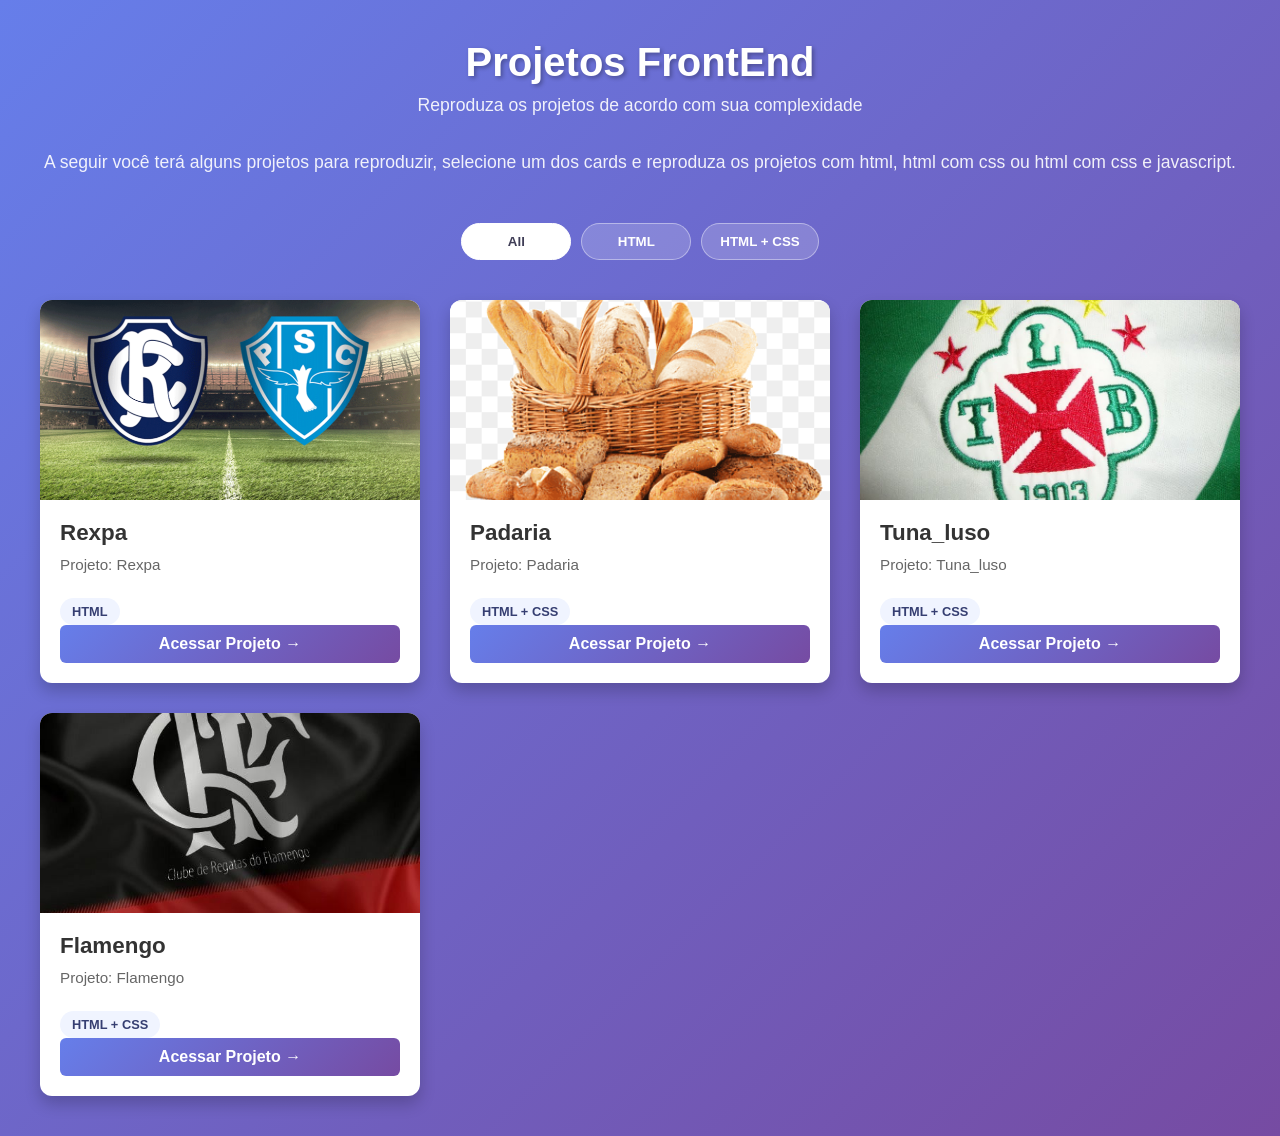
<file: index.html>
<!DOCTYPE html>
<html lang="pt-BR">
<head>
    <meta charset="UTF-8">
    <meta name="viewport" content="width=device-width, initial-scale=1.0">
    <title>Projetos FrontEnd</title>
    <style>
        * {
            margin: 0;
            padding: 0;
            box-sizing: border-box;
        }

        body {
            font-family: 'Segoe UI', Tahoma, Geneva, Verdana, sans-serif;
            background: linear-gradient(135deg, #667eea 0%, #764ba2 100%);
            min-height: 100vh;
            padding: 40px 20px;
        }

        .container {
            max-width: 1200px;
            margin: 0 auto;
        }

        header {
            text-align: center;
            color: white;
            margin-bottom: 50px;
        }

        header h1 {
            font-size: 2.5em;
            margin-bottom: 10px;
            text-shadow: 2px 2px 4px rgba(0, 0, 0, 0.3);
        }

        header p {
            font-size: 1.1em;
            opacity: 0.9;
        }

        .projects-filter {
            display: flex;
            flex-wrap: wrap;
            gap: 10px;
            justify-content: center;
            margin-bottom: 30px;
        }

        .filter-button {
            background: rgba(255, 255, 255, 0.18);
            border: 1px solid rgba(255, 255, 255, 0.4);
            color: white;
            padding: 10px 18px;
            border-radius: 999px;
            cursor: pointer;
            transition: background 0.2s ease, transform 0.2s ease;
            font-weight: 600;
            min-width: 110px;
            text-align: center;
        }

        .filter-button:hover {
            background: rgba(255, 255, 255, 0.3);
            transform: translateY(-1px);
        }

        .filter-button.active {
            background: white;
            color: #3f3d56;
            border-color: white;
        }

        .project-tag {
            display: inline-block;
            margin-right: 8px;
            margin-top: 10px;
            padding: 6px 12px;
            border-radius: 999px;
            font-size: 0.8em;
            background: #f0f4ff;
            color: #363f72;
            font-weight: 600;
        }

        .projects-grid {
            display: grid;
            grid-template-columns: repeat(auto-fit, minmax(280px, 1fr));
            gap: 30px;
            margin-top: 40px;
        }

        .card {
            background: white;
            border-radius: 12px;
            overflow: hidden;
            box-shadow: 0 8px 16px rgba(0, 0, 0, 0.2);
            transition: transform 0.3s ease, box-shadow 0.3s ease;
            cursor: pointer;
            display: flex;
            flex-direction: column;
        }

        .card:hover {
            transform: translateY(-8px);
            box-shadow: 0 12px 24px rgba(0, 0, 0, 0.3);
        }

        .card-image {
            width: 100%;
            height: 200px;
            object-fit: cover;
            background: #f0f0f0;
        }

        .card-placeholder {
            width: 100%;
            height: 200px;
            display: flex;
            align-items: center;
            justify-content: center;
            background: linear-gradient(135deg, #667eea 0%, #764ba2 100%);
            color: white;
            font-size: 1.2em;
            text-align: center;
            padding: 20px;
        }

        .card-content {
            padding: 20px;
            flex-grow: 1;
            display: flex;
            flex-direction: column;
        }

        .card-title {
            font-size: 1.4em;
            margin-bottom: 10px;
            color: #333;
            text-transform: capitalize;
            font-weight: 600;
        }

        .card-description {
            color: #666;
            font-size: 0.95em;
            margin-bottom: 15px;
            flex-grow: 1;
        }

        .card-link {
            display: inline-block;
            padding: 10px 20px;
            background: linear-gradient(135deg, #667eea 0%, #764ba2 100%);
            color: white;
            text-decoration: none;
            border-radius: 6px;
            font-weight: 600;
            transition: opacity 0.3s ease;
            text-align: center;
        }

        .card-link:hover {
            opacity: 0.9;
        }

        .no-projects {
            text-align: center;
            color: white;
            font-size: 1.2em;
            margin-top: 40px;
        }

        @media (max-width: 768px) {
            header h1 {
                font-size: 2em;
            }

            .projects-grid {
                grid-template-columns: 1fr;
                gap: 20px;
            }
        }
    </style>
</head>
<body>
    <div class="container">
        <header>
            <h1>Projetos FrontEnd</h1>
            <p>Reproduza os projetos de acordo com sua complexidade</p>
            <br>
            <br>
            <div class="projects-intro">
                <p>A seguir você terá alguns projetos para reproduzir, selecione um dos cards e reproduza os projetos com html, html com css ou html com css e javascript.</p>
            </div>
        </header>


        <div class="projects-filter" id="projectsFilter">
            <!-- Filtros serão gerados aqui via JavaScript -->
        </div>

        <div class="projects-grid" id="projectsGrid">
            <!-- Cards serão gerados aqui via JavaScript -->
        </div>

        <div id="noProjects" class="no-projects" style="display: none;">
            <p>Nenhum projeto encontrado. Adicione pastas com um arquivo <code>imagem_projeto.png</code> ou um arquivo <code>index.html</code></p>
        </div>
    </div>

    <script>
        const projectFilters = ['All', 'HTML', 'HTML + CSS'];
        let selectedFilter = 'All';

        // Função para extrair o número do nome da pasta
        // Ex: "1 - Flamengo" -> 1, "00 Padaria" -> 0
        function extractFolderNumber(folderName) {
            const match = folderName.match(/^(\d+)\s*(?:[-–]\s*)?/);
            return match ? parseInt(match[1], 10) : Infinity;
        }

        // Função para extrair o nome do projeto removendo o número
        // Ex: "1 - Flamengo" -> "Flamengo"
        // Ex: "00 padaria" -> "padaria"
        function extractProjectName(folderName) {
            const name = folderName.replace(/^\d+\s*(?:[-–]\s*)?/, '').trim();
            return name.charAt(0).toUpperCase() + name.slice(1);
        }

        // Função para gerar descrição automática
        function generateDescription(projectName) {
            return `Projeto: ${projectName}`;
        }

        // Obter os projetos com tags e nomes reais
        async function getProjects() {
            const projects = [
                {
                    folder: '00 rexpa',
                    tags: ['HTML']
                },
                {
                    folder: '01 padaria',
                    tags: ['HTML + CSS']
                },
                {
                    folder: '02 tuna_luso',
                    tags: ['HTML + CSS']
                },
                {
                    folder: '03 flamengo',
                    tags: ['HTML + CSS']
                }
            ].map(project => ({
                ...project,
                number: extractFolderNumber(project.folder),
                name: extractProjectName(project.folder),
                description: generateDescription(extractProjectName(project.folder))
            }));

            return projects.sort((a, b) => a.number - b.number);
        }

        function createFilterButtons() {
            const filterContainer = document.getElementById('projectsFilter');
            filterContainer.innerHTML = '';

            projectFilters.forEach(filterName => {
                const button = document.createElement('button');
                button.type = 'button';
                button.className = 'filter-button';
                button.textContent = filterName;
                if (filterName === selectedFilter) {
                    button.classList.add('active');
                }
                button.addEventListener('click', () => {
                    selectedFilter = filterName;
                    document.querySelectorAll('.filter-button').forEach(btn => btn.classList.remove('active'));
                    button.classList.add('active');
                    createProjectCards();
                });
                filterContainer.appendChild(button);
            });
        }

        function filterProjects(projects) {
            if (selectedFilter === 'All') {
                return projects;
            }
            return projects.filter(project => project.tags.includes(selectedFilter));
        }

        async function createProjectCards() {
            const gridContainer = document.getElementById('projectsGrid');
            const noProjectsMessage = document.getElementById('noProjects');

            const projects = await getProjects();
            const filteredProjects = filterProjects(projects);

            gridContainer.innerHTML = '';
            noProjectsMessage.style.display = 'none';

            if (filteredProjects.length === 0) {
                noProjectsMessage.style.display = 'block';
                return;
            }

            filteredProjects.forEach(project => {
                const card = document.createElement('div');
                card.className = 'card';

                const imagePath = `${project.folder}/imagem_projeto.png`;
                const img = document.createElement('img');
                img.className = 'card-image';
                img.src = imagePath;
                img.alt = project.name;
                img.onerror = function() {
                    const placeholder = document.createElement('div');
                    placeholder.className = 'card-placeholder';
                    placeholder.textContent = `📁 ${project.name}`;
                    card.replaceChild(placeholder, img);
                };

                const content = document.createElement('div');
                content.className = 'card-content';

                const title = document.createElement('h3');
                title.className = 'card-title';
                title.textContent = project.name;

                const description = document.createElement('p');
                description.className = 'card-description';
                description.textContent = project.description;

                const tagsContainer = document.createElement('div');
                project.tags.forEach(tag => {
                    const tagLabel = document.createElement('span');
                    tagLabel.className = 'project-tag';
                    tagLabel.textContent = tag;
                    tagsContainer.appendChild(tagLabel);
                });

                const link = document.createElement('a');
                link.className = 'card-link';
                link.href = `${project.folder}/index.html`;
                link.textContent = 'Acessar Projeto →';

                content.appendChild(title);
                content.appendChild(description);
                content.appendChild(tagsContainer);
                content.appendChild(link);

                card.appendChild(img);
                card.appendChild(content);
                gridContainer.appendChild(card);
            });
        }

        document.addEventListener('DOMContentLoaded', () => {
            createFilterButtons();
            createProjectCards();
        });
    </script>
</body>
</html>
</file>
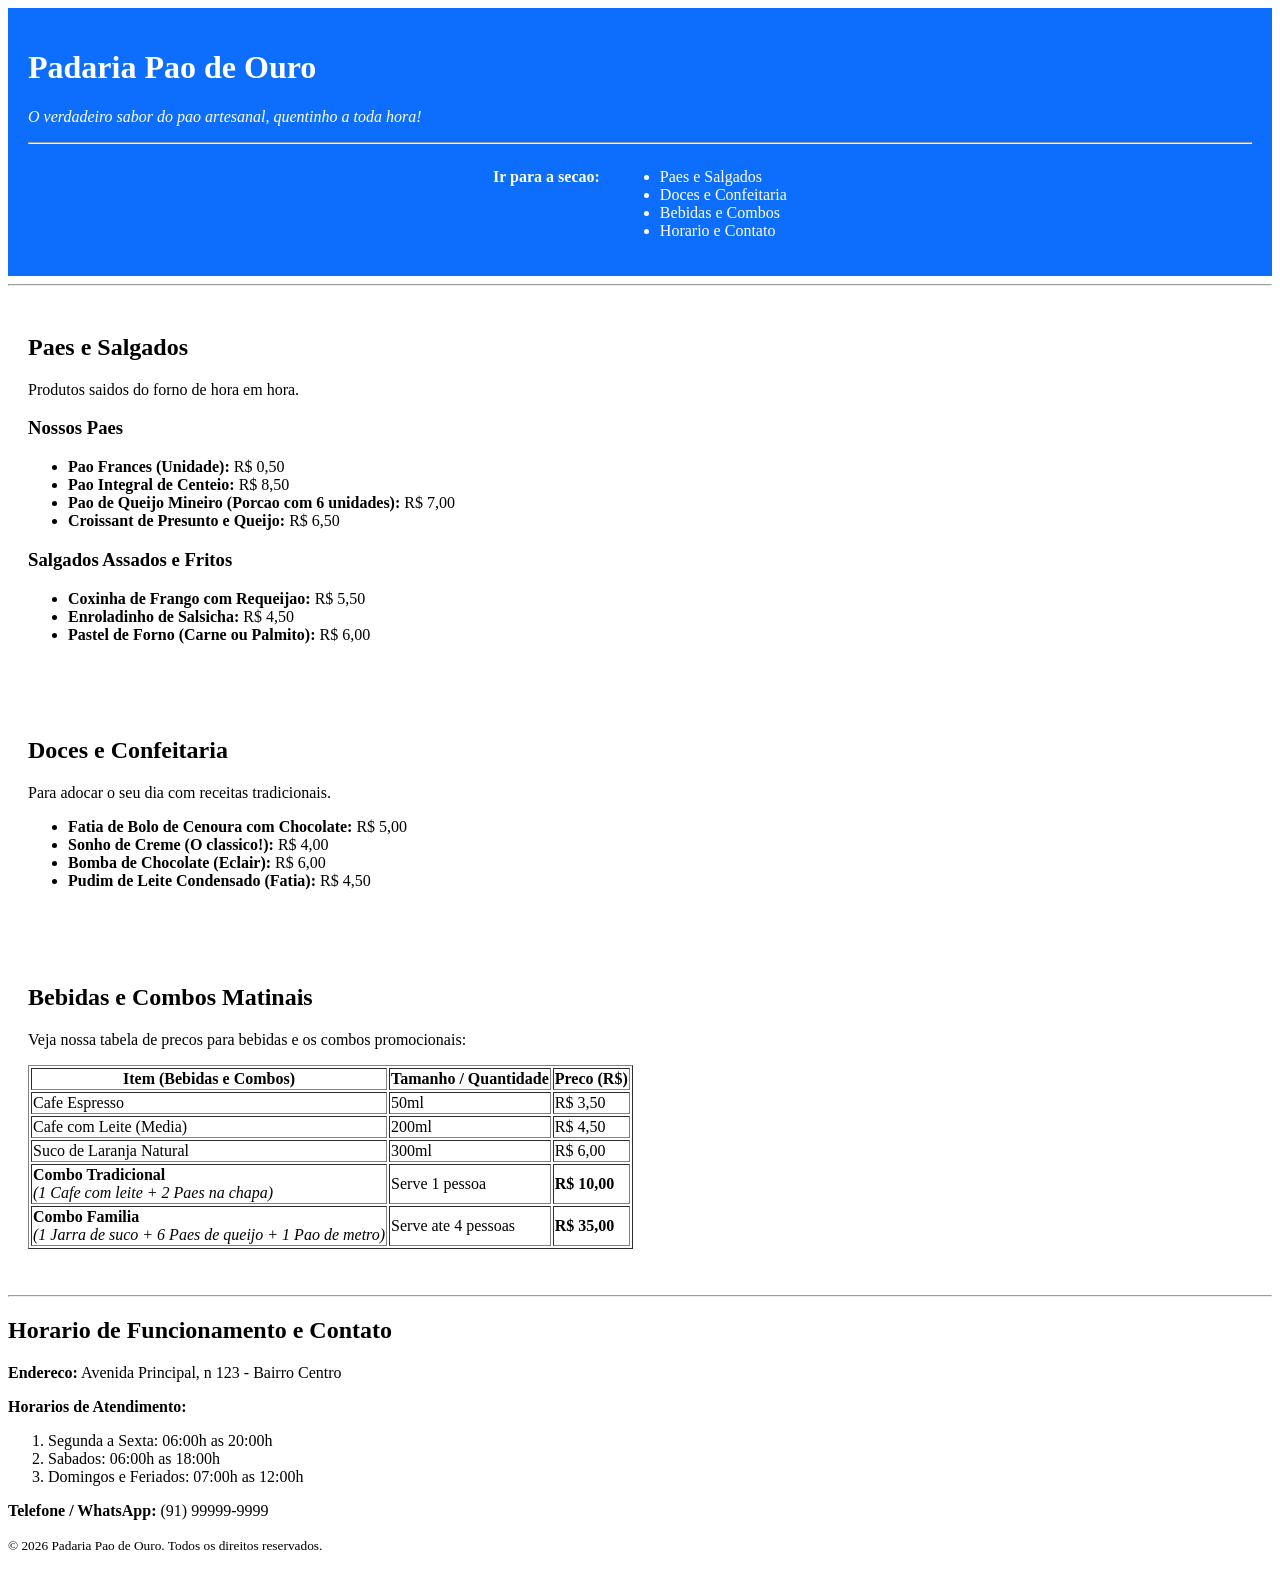
<file: 00 padaria/index.html>
<!DOCTYPE html>
<html lang="pt-BR">
<head>
    <meta charset="UTF-8">
    <meta name="viewport" content="width=device-width, initial-scale=1.0">
    <title>Padaria Pao de Ouro - Cardapio</title>
    <link rel="stylesheet" href="style.css">
</head>
<body>

    <!-- Cabecalho Principal -->
    <header id="topo">
        <h1>Padaria Pao de Ouro</h1>
        <p><em>O verdadeiro sabor do pao artesanal, quentinho a toda hora!</em></p>
        <hr>
        <!-- Navegacao Interna (Ancoras) -->
        <nav class="menu">
            <p><strong>Ir para a secao:</strong></p>
            <ul>
                <li class="menu-item"><a href="#paes">Paes e Salgados</a></li>
                <li class="menu-item"><a href="#doces">Doces e Confeitaria</a></li>
                <li class="menu-item"><a href="#bebidas">Bebidas e Combos</a></li>
                <li class="menu-item"><a href="#contato">Horario e Contato</a></li>
            </ul>
        </nav>
    </header>
    <hr>

    <!-- Conteudo Principal do Cardapio -->
    <main>

        <!-- Secao: Paes e Salgados -->
        <section class="card" id="paes">
            <h2>Paes e Salgados</h2>
            <p>Produtos saidos do forno de hora em hora.</p>
            
            <h3>Nossos Paes</h3>
            <ul>
                <li><strong>Pao Frances (Unidade):</strong> R$ 0,50</li>
                <li><strong>Pao Integral de Centeio:</strong> R$ 8,50</li>
                <li><strong>Pao de Queijo Mineiro (Porcao com 6 unidades):</strong> R$ 7,00</li>
                <li><strong>Croissant de Presunto e Queijo:</strong> R$ 6,50</li>
            </ul>

            <h3>Salgados Assados e Fritos</h3>
            <ul>
                <li><strong>Coxinha de Frango com Requeijao:</strong> R$ 5,50</li>
                <li><strong>Enroladinho de Salsicha:</strong> R$ 4,50</li>
                <li><strong>Pastel de Forno (Carne ou Palmito):</strong> R$ 6,00</li>
            </ul>
        </section>
        <br>

        <!-- Secao: Doces e Confeitaria -->
        <section class="card" id="doces">
            <h2>Doces e Confeitaria</h2>
            <p>Para adocar o seu dia com receitas tradicionais.</p>
            
            <ul>
                <li><strong>Fatia de Bolo de Cenoura com Chocolate:</strong> R$ 5,00</li>
                <li><strong>Sonho de Creme (O classico!):</strong> R$ 4,00</li>
                <li><strong>Bomba de Chocolate (Eclair):</strong> R$ 6,00</li>
                <li><strong>Pudim de Leite Condensado (Fatia):</strong> R$ 4,50</li>
            </ul>
        </section>
        <br>

        <!-- Secao: Bebidas e Combos (Tabela) -->
        <section class="card" id="bebidas">
            <h2>Bebidas e Combos Matinais</h2>
            <p>Veja nossa tabela de precos para bebidas e os combos promocionais:</p>

            <!-- Tabela de Precos -->
            <table border="1">
                <thead>
                    <tr>
                        <th>Item (Bebidas e Combos)</th>
                        <th>Tamanho / Quantidade</th>
                        <th>Preco (R$)</th>
                    </tr>
                </thead>
                <tbody>
                    <tr>
                        <td>Cafe Espresso</td>
                        <td>50ml</td>
                        <td>R$ 3,50</td>
                    </tr>
                    <tr>
                        <td>Cafe com Leite (Media)</td>
                        <td>200ml</td>
                        <td>R$ 4,50</td>
                    </tr>
                    <tr>
                        <td>Suco de Laranja Natural</td>
                        <td>300ml</td>
                        <td>R$ 6,00</td>
                    </tr>
                    <!-- Linha de Destaque para o Combo -->
                    <tr>
                        <td><strong>Combo Tradicional</strong><br><em>(1 Cafe com leite + 2 Paes na chapa)</em></td>
                        <td>Serve 1 pessoa</td>
                        <td><strong>R$ 10,00</strong></td>
                    </tr>
                    <tr>
                        <td><strong>Combo Familia</strong><br><em>(1 Jarra de suco + 6 Paes de queijo + 1 Pao de metro)</em></td>
                        <td>Serve ate 4 pessoas</td>
                        <td><strong>R$ 35,00</strong></td>
                    </tr>
                </tbody>
            </table>
        </section>
        <br>

    </main>
    <hr>

    <!-- Rodape com Informacoes de Contato -->
    <footer id="contato">
        <h2>Horario de Funcionamento e Contato</h2>
        
        <p><strong>Endereco:</strong> Avenida Principal, n 123 - Bairro Centro</p>
        
        <p><strong>Horarios de Atendimento:</strong></p>
        <ol>
            <li>Segunda a Sexta: 06:00h as 20:00h</li>
            <li>Sabados: 06:00h as 18:00h</li>
            <li>Domingos e Feriados: 07:00h as 12:00h</li>
        </ol>

        <p><strong>Telefone / WhatsApp:</strong> (91) 99999-9999</p>
        <p><small>&copy; 2026 Padaria Pao de Ouro. Todos os direitos reservados.</small></p>
    </footer>

</body>
</html>
</file>
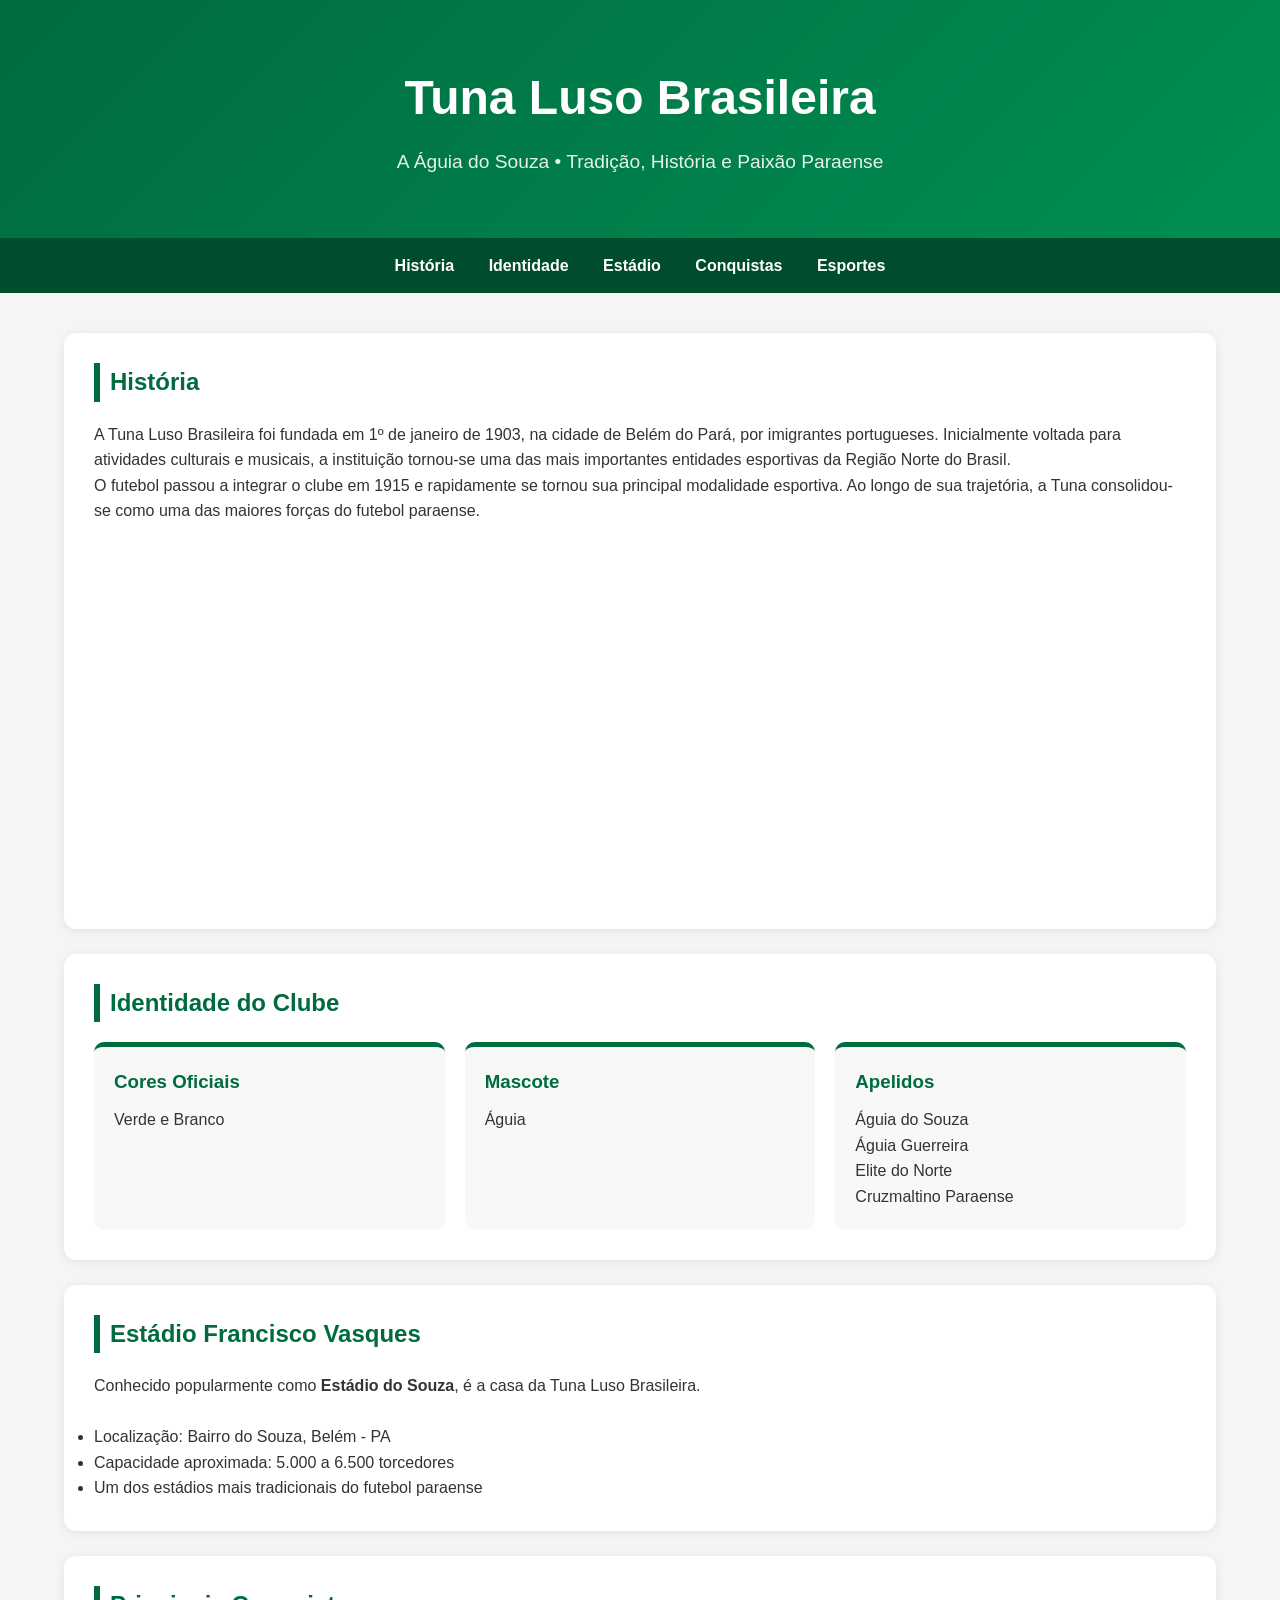
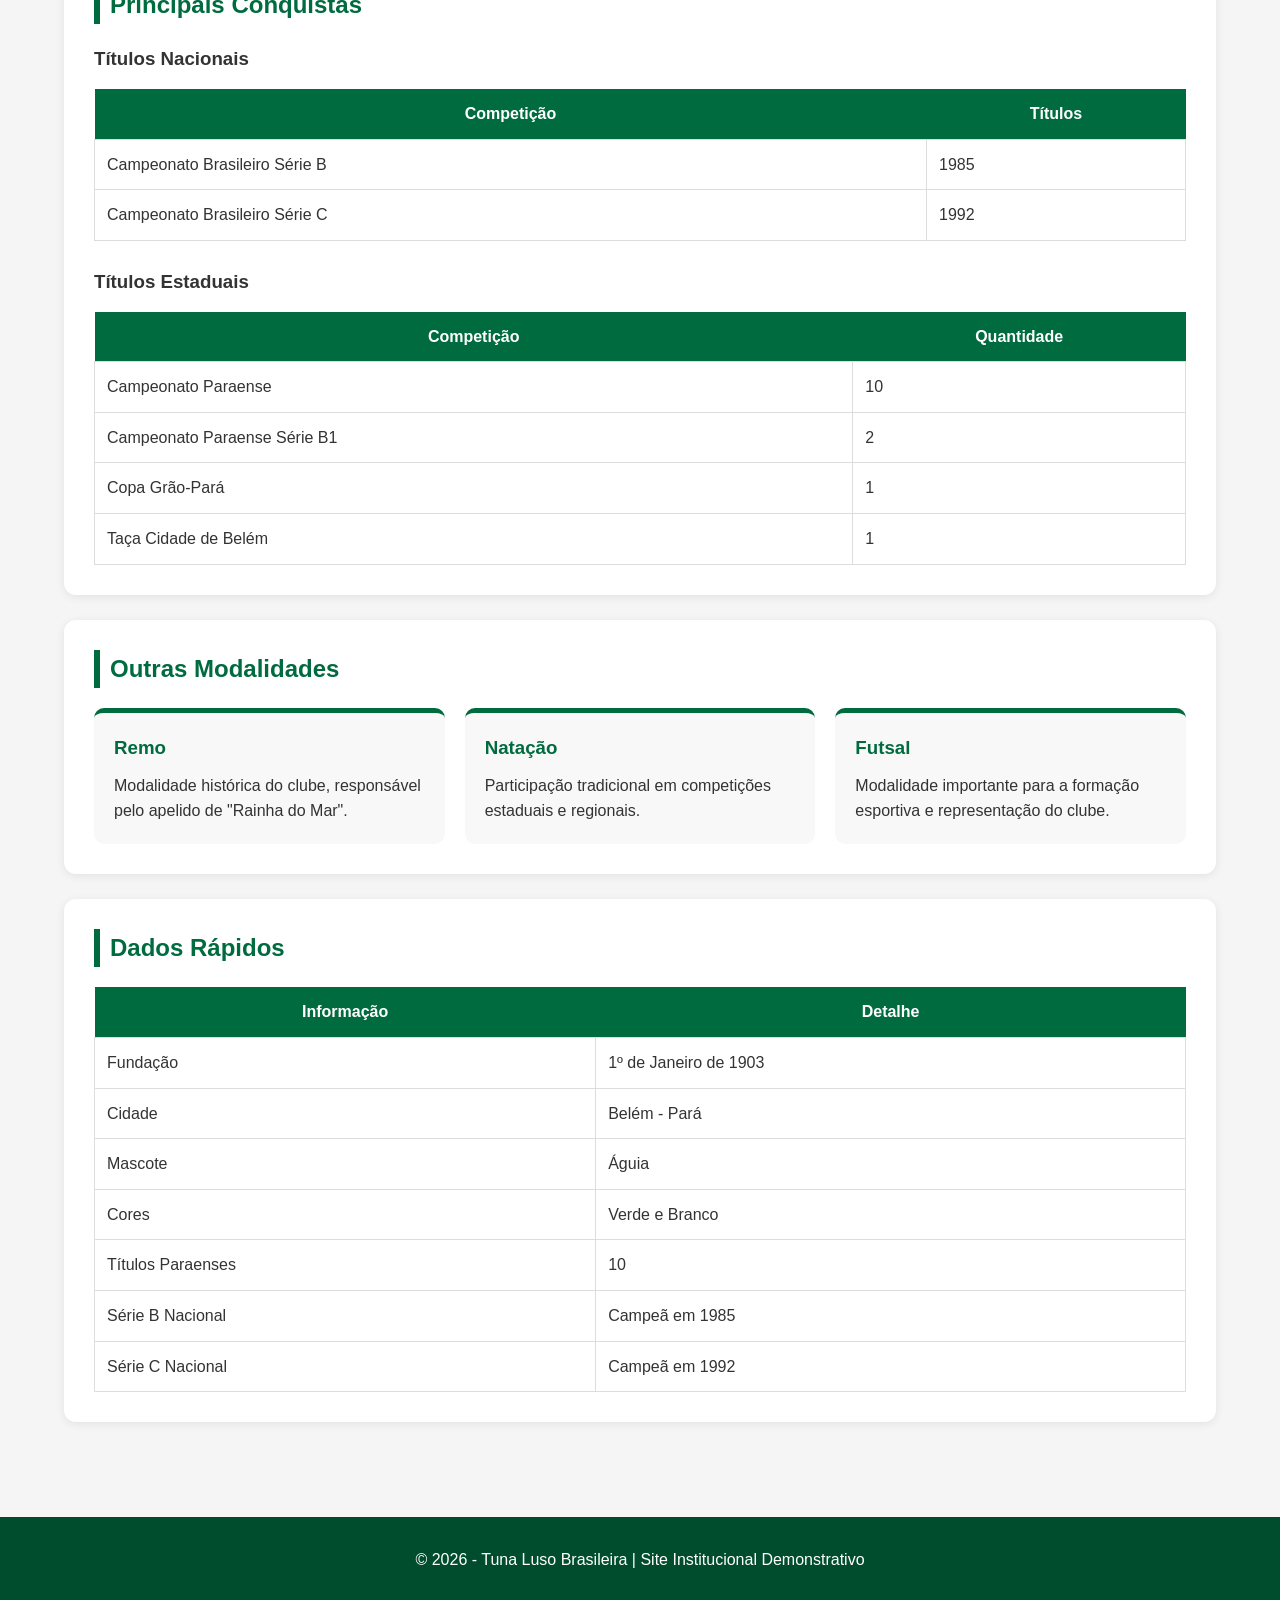
<file: 02 tuna_luso/index.html>
<!DOCTYPE html>
<html lang="pt-BR">
<head>
    <meta charset="UTF-8">
    <meta name="viewport" content="width=device-width, initial-scale=1.0">
    <title>Tuna Luso Brasileira</title>
    <link rel="stylesheet" href="style.css">
</head>
<body>

<header>
    <h1>Tuna Luso Brasileira</h1>
    <p>A Águia do Souza • Tradição, História e Paixão Paraense</p>
</header>

<nav>
    <a href="#historia">História</a>
    <a href="#identidade">Identidade</a>
    <a href="#estadio">Estádio</a>
    <a href="#titulos">Conquistas</a>
    <a href="#esportes">Esportes</a>
</nav>

<div class="container">

    <section id="historia">
        <h2>História</h2>

        <p>
            A Tuna Luso Brasileira foi fundada em 1º de janeiro de 1903,
            na cidade de Belém do Pará, por imigrantes portugueses.
            Inicialmente voltada para atividades culturais e musicais,
            a instituição tornou-se uma das mais importantes entidades
            esportivas da Região Norte do Brasil.
        </p>

        <p>
            O futebol passou a integrar o clube em 1915 e rapidamente
            se tornou sua principal modalidade esportiva. Ao longo de sua
            trajetória, a Tuna consolidou-se como uma das maiores forças
            do futebol paraense.
        </p>

        <div class="hero-image"></div>
    </section>

    <section id="identidade">
        <h2>Identidade do Clube</h2>

        <div class="cards">

            <div class="card">
                <h3>Cores Oficiais</h3>
                <p>Verde e Branco</p>
            </div>

            <div class="card">
                <h3>Mascote</h3>
                <p>Águia</p>
            </div>

            <div class="card">
                <h3>Apelidos</h3>
                <p>
                    Águia do Souza<br>
                    Águia Guerreira<br>
                    Elite do Norte<br>
                    Cruzmaltino Paraense
                </p>
            </div>

        </div>
    </section>

    <section id="estadio">
        <h2>Estádio Francisco Vasques</h2>

        <p>
            Conhecido popularmente como <strong>Estádio do Souza</strong>,
            é a casa da Tuna Luso Brasileira.
        </p>

        <br>

        <ul>
            <li>Localização: Bairro do Souza, Belém - PA</li>
            <li>Capacidade aproximada: 5.000 a 6.500 torcedores</li>
            <li>Um dos estádios mais tradicionais do futebol paraense</li>
        </ul>

    </section>

    <section id="titulos">
        <h2>Principais Conquistas</h2>

        <h3>Títulos Nacionais</h3>

        <table>
            <tr>
                <th>Competição</th>
                <th>Títulos</th>
            </tr>

            <tr>
                <td>Campeonato Brasileiro Série B</td>
                <td>1985</td>
            </tr>

            <tr>
                <td>Campeonato Brasileiro Série C</td>
                <td>1992</td>
            </tr>
        </table>

        <br>

        <h3>Títulos Estaduais</h3>

        <table>
            <tr>
                <th>Competição</th>
                <th>Quantidade</th>
            </tr>

            <tr>
                <td>Campeonato Paraense</td>
                <td>10</td>
            </tr>

            <tr>
                <td>Campeonato Paraense Série B1</td>
                <td>2</td>
            </tr>

            <tr>
                <td>Copa Grão-Pará</td>
                <td>1</td>
            </tr>

            <tr>
                <td>Taça Cidade de Belém</td>
                <td>1</td>
            </tr>
        </table>
    </section>

    <section id="esportes">
        <h2>Outras Modalidades</h2>

        <div class="cards">

            <div class="card">
                <h3>Remo</h3>
                <p>
                    Modalidade histórica do clube, responsável pelo
                    apelido de "Rainha do Mar".
                </p>
            </div>

            <div class="card">
                <h3>Natação</h3>
                <p>
                    Participação tradicional em competições estaduais
                    e regionais.
                </p>
            </div>

            <div class="card">
                <h3>Futsal</h3>
                <p>
                    Modalidade importante para a formação esportiva
                    e representação do clube.
                </p>
            </div>

        </div>
    </section>

    <section>
        <h2>Dados Rápidos</h2>

        <table>
            <tr>
                <th>Informação</th>
                <th>Detalhe</th>
            </tr>

            <tr>
                <td>Fundação</td>
                <td>1º de Janeiro de 1903</td>
            </tr>

            <tr>
                <td>Cidade</td>
                <td>Belém - Pará</td>
            </tr>

            <tr>
                <td>Mascote</td>
                <td>Águia</td>
            </tr>

            <tr>
                <td>Cores</td>
                <td>Verde e Branco</td>
            </tr>

            <tr>
                <td>Títulos Paraenses</td>
                <td>10</td>
            </tr>

            <tr>
                <td>Série B Nacional</td>
                <td>Campeã em 1985</td>
            </tr>

            <tr>
                <td>Série C Nacional</td>
                <td>Campeã em 1992</td>
            </tr>
        </table>

    </section>

</div>

<footer>
    <p>© 2026 - Tuna Luso Brasileira | Site Institucional Demonstrativo</p>
</footer>

</body>
</html>
</file>
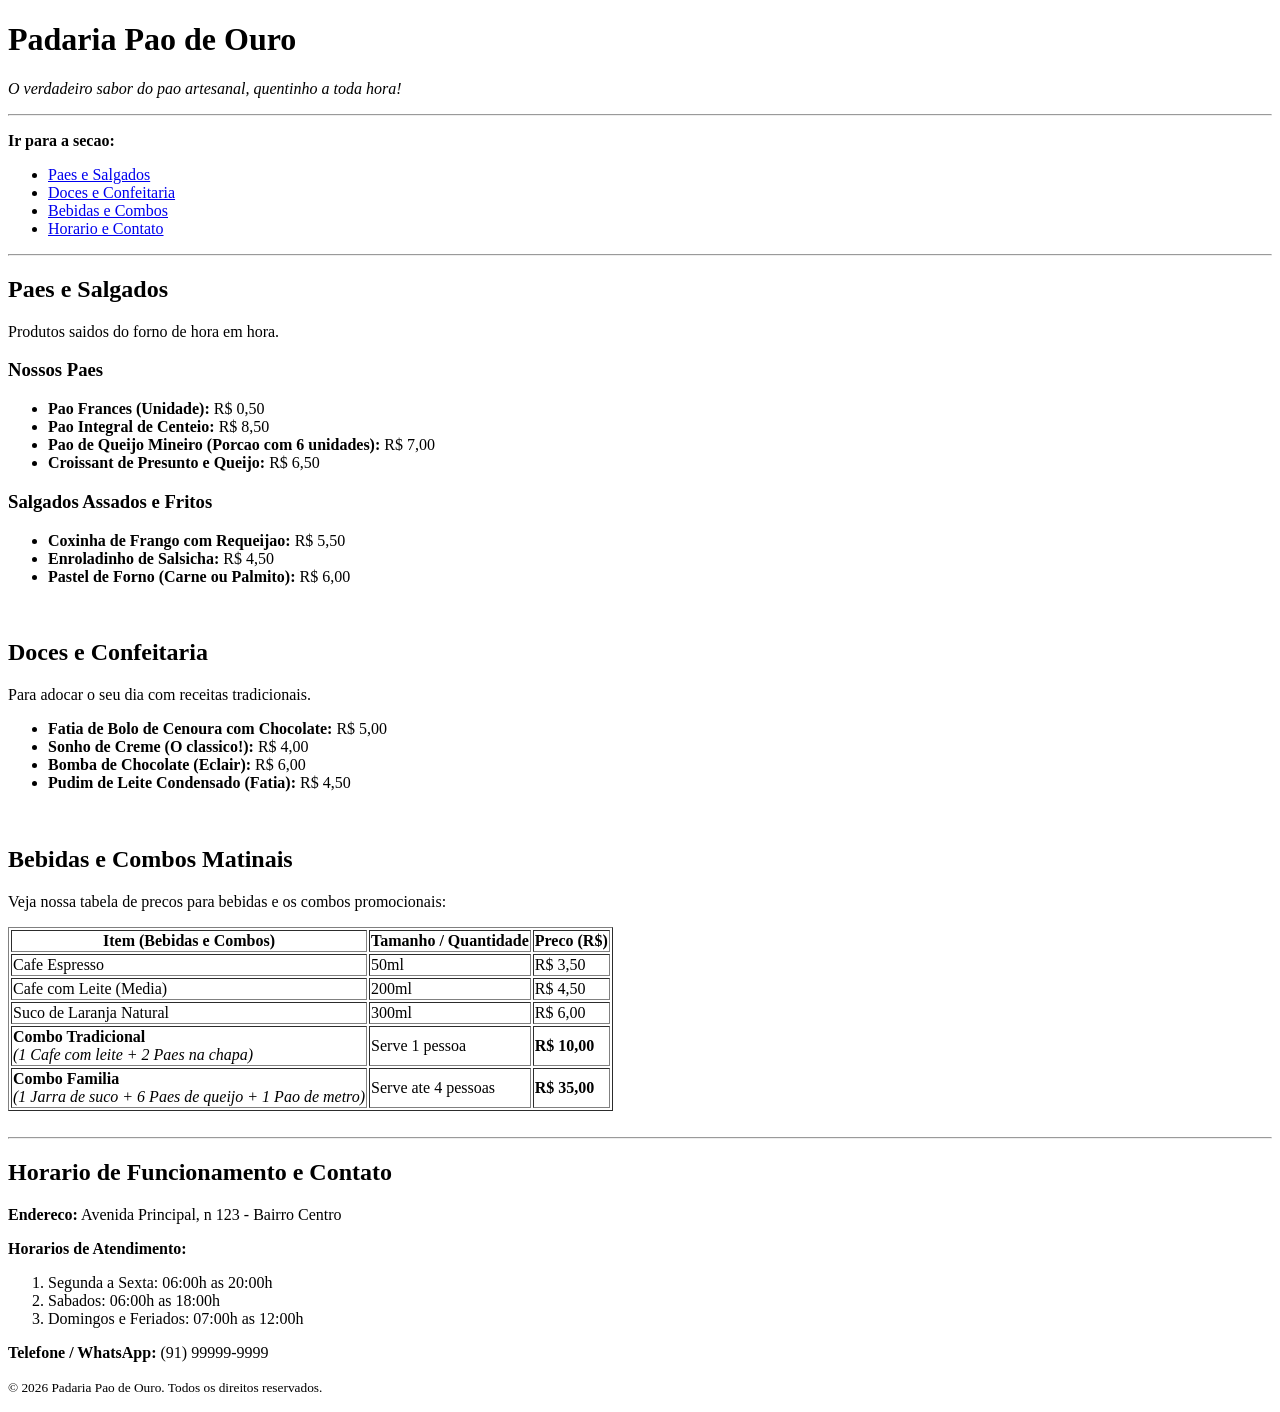
<file: padaria.html>
<!DOCTYPE html>
<html lang="pt-BR">
<head>
    <meta charset="UTF-8">
    <meta name="viewport" content="width=device-width, initial-scale=1.0">
    <title>Padaria Pao de Ouro - Cardapio</title>
</head>
<body>

    <!-- Cabecalho Principal -->
    <header>
        <h1>Padaria Pao de Ouro</h1>
        <p><em>O verdadeiro sabor do pao artesanal, quentinho a toda hora!</em></p>
        <hr>
        <!-- Navegacao Interna (Ancoras) -->
        <nav>
            <p><strong>Ir para a secao:</strong></p>
            <ul>
                <li><a href="#paes">Paes e Salgados</a></li>
                <li><a href="#doces">Doces e Confeitaria</a></li>
                <li><a href="#bebidas">Bebidas e Combos</a></li>
                <li><a href="#contato">Horario e Contato</a></li>
            </ul>
        </nav>
    </header>
    <hr>

    <!-- Conteudo Principal do Cardapio -->
    <main>

        <!-- Secao: Paes e Salgados -->
        <section id="paes">
            <h2>Paes e Salgados</h2>
            <p>Produtos saidos do forno de hora em hora.</p>
            
            <h3>Nossos Paes</h3>
            <ul>
                <li><strong>Pao Frances (Unidade):</strong> R$ 0,50</li>
                <li><strong>Pao Integral de Centeio:</strong> R$ 8,50</li>
                <li><strong>Pao de Queijo Mineiro (Porcao com 6 unidades):</strong> R$ 7,00</li>
                <li><strong>Croissant de Presunto e Queijo:</strong> R$ 6,50</li>
            </ul>

            <h3>Salgados Assados e Fritos</h3>
            <ul>
                <li><strong>Coxinha de Frango com Requeijao:</strong> R$ 5,50</li>
                <li><strong>Enroladinho de Salsicha:</strong> R$ 4,50</li>
                <li><strong>Pastel de Forno (Carne ou Palmito):</strong> R$ 6,00</li>
            </ul>
        </section>
        <br>

        <!-- Secao: Doces e Confeitaria -->
        <section id="doces">
            <h2>Doces e Confeitaria</h2>
            <p>Para adocar o seu dia com receitas tradicionais.</p>
            
            <ul>
                <li><strong>Fatia de Bolo de Cenoura com Chocolate:</strong> R$ 5,00</li>
                <li><strong>Sonho de Creme (O classico!):</strong> R$ 4,00</li>
                <li><strong>Bomba de Chocolate (Eclair):</strong> R$ 6,00</li>
                <li><strong>Pudim de Leite Condensado (Fatia):</strong> R$ 4,50</li>
            </ul>
        </section>
        <br>

        <!-- Secao: Bebidas e Combos (Tabela) -->
        <section id="bebidas">
            <h2>Bebidas e Combos Matinais</h2>
            <p>Veja nossa tabela de precos para bebidas e os combos promocionais:</p>

            <!-- Tabela de Precos -->
            <table border="1">
                <thead>
                    <tr>
                        <th>Item (Bebidas e Combos)</th>
                        <th>Tamanho / Quantidade</th>
                        <th>Preco (R$)</th>
                    </tr>
                </thead>
                <tbody>
                    <tr>
                        <td>Cafe Espresso</td>
                        <td>50ml</td>
                        <td>R$ 3,50</td>
                    </tr>
                    <tr>
                        <td>Cafe com Leite (Media)</td>
                        <td>200ml</td>
                        <td>R$ 4,50</td>
                    </tr>
                    <tr>
                        <td>Suco de Laranja Natural</td>
                        <td>300ml</td>
                        <td>R$ 6,00</td>
                    </tr>
                    <!-- Linha de Destaque para o Combo -->
                    <tr>
                        <td><strong>Combo Tradicional</strong><br><em>(1 Cafe com leite + 2 Paes na chapa)</em></td>
                        <td>Serve 1 pessoa</td>
                        <td><strong>R$ 10,00</strong></td>
                    </tr>
                    <tr>
                        <td><strong>Combo Familia</strong><br><em>(1 Jarra de suco + 6 Paes de queijo + 1 Pao de metro)</em></td>
                        <td>Serve ate 4 pessoas</td>
                        <td><strong>R$ 35,00</strong></td>
                    </tr>
                </tbody>
            </table>
        </section>
        <br>

    </main>
    <hr>

    <!-- Rodape com Informacoes de Contato -->
    <footer id="contato">
        <h2>Horario de Funcionamento e Contato</h2>
        
        <p><strong>Endereco:</strong> Avenida Principal, n 123 - Bairro Centro</p>
        
        <p><strong>Horarios de Atendimento:</strong></p>
        <ol>
            <li>Segunda a Sexta: 06:00h as 20:00h</li>
            <li>Sabados: 06:00h as 18:00h</li>
            <li>Domingos e Feriados: 07:00h as 12:00h</li>
        </ol>

        <p><strong>Telefone / WhatsApp:</strong> (91) 99999-9999</p>
        <p><small>&copy; 2026 Padaria Pao de Ouro. Todos os direitos reservados.</small></p>
    </footer>

</body>
</html>
</file>
<file: 00 padaria/style.css>
#topo{
    background-color:#0d6efd;
    color:white;
    padding:20px;
}

.menu{
    display:flex;
    justify-content:center;
    gap:20px;
}

.card{
    background:white;
    border-radius:10px;
    padding:20px;
}

.menu-item a{
    color:#ffffff;
    text-decoration: none;
}
</file>
<file: 02 tuna_luso/style.css>
*{
    margin:0;
    padding:0;
    box-sizing:border-box;
    font-family:Arial, Helvetica, sans-serif;
}

body{
    background:#f5f5f5;
    color:#333;
    line-height:1.6;
}

header{
    background:linear-gradient(135deg,#006b3f,#008f52);
    color:white;
    text-align:center;
    padding:60px 20px;
}

header h1{
    font-size:3rem;
    margin-bottom:10px;
}

header p{
    font-size:1.2rem;
    opacity:.9;
}

nav{
    background:#004d2d;
    padding:15px;
    text-align:center;
    position:sticky;
    top:0;
    z-index:100;
}

nav a{
    color:white;
    text-decoration:none;
    margin:0 15px;
    font-weight:bold;
}

nav a:hover{
    color:#d4ffd4;
}

.container{
    width:90%;
    max-width:1200px;
    margin:auto;
    padding:40px 0;
}

section{
    background:white;
    margin-bottom:25px;
    padding:30px;
    border-radius:12px;
    box-shadow:0 2px 10px rgba(0,0,0,.08);
}

h2{
    color:#006b3f;
    margin-bottom:20px;
    border-left:6px solid #006b3f;
    padding-left:10px;
}

.cards{
    display:grid;
    grid-template-columns:repeat(auto-fit,minmax(250px,1fr));
    gap:20px;
    margin-top:20px;
}

.card{
    background:#f8f8f8;
    padding:20px;
    border-radius:10px;
    border-top:5px solid #006b3f;
}

.card h3{
    color:#006b3f;
    margin-bottom:10px;
}

table{
    width:100%;
    border-collapse:collapse;
    margin-top:15px;
}

table th{
    background:#006b3f;
    color:white;
    padding:12px;
}

table td{
    padding:12px;
    border:1px solid #ddd;
}

.hero-image{
    height:350px;
    background:url("https://images.unsplash.com/photo-1517927033932-b3d18e61fb3a")
    center/cover;
    border-radius:12px;
    margin-top:25px;
}

footer{
    background:#004d2d;
    color:white;
    text-align:center;
    padding:30px;
    margin-top:30px;
}

@media(max-width:768px){

    header h1{
        font-size:2.2rem;
    }

    nav a{
        display:block;
        margin:10px 0;
    }
}
</file>
